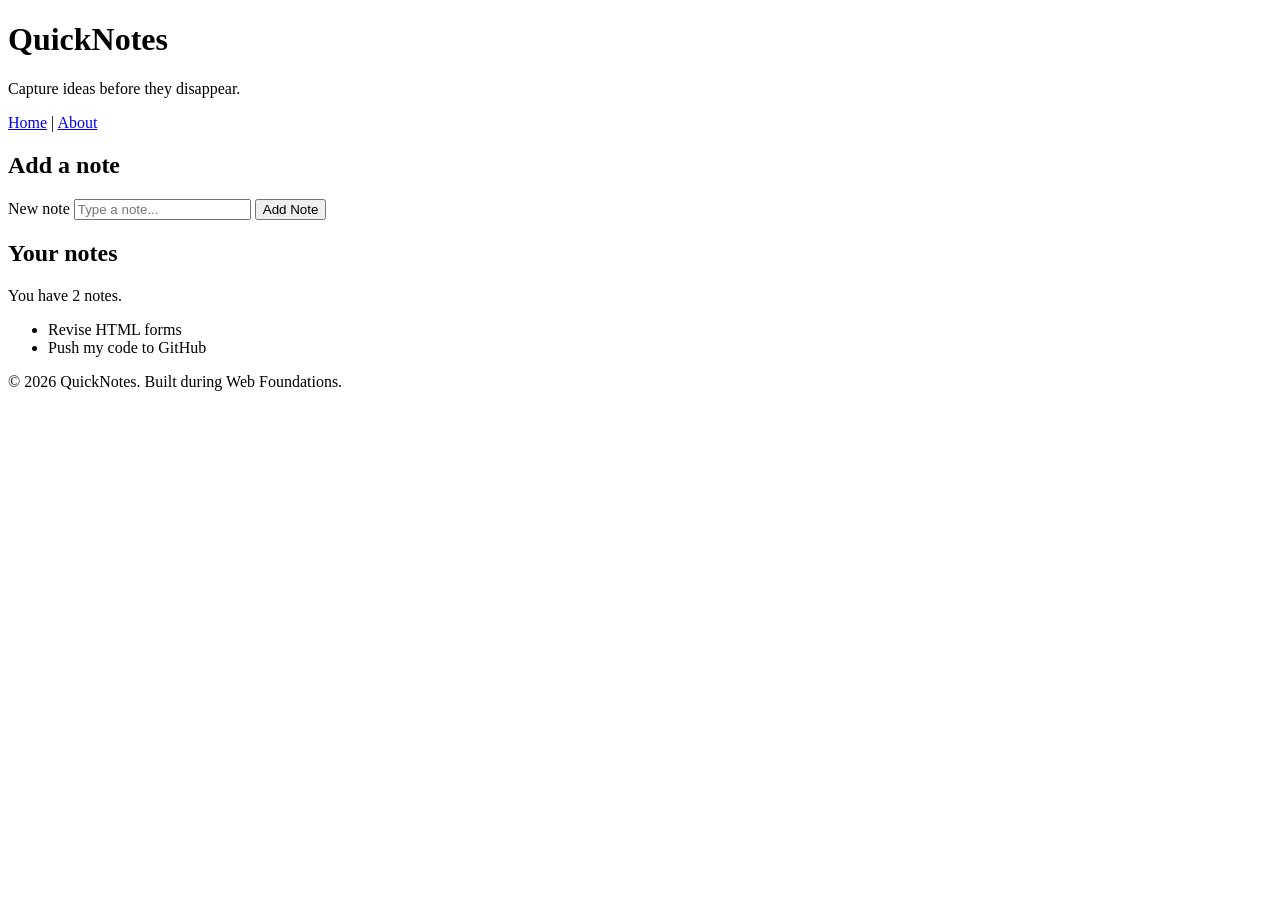
<file: day1/index.html>
<!DOCTYPE html>
<html lang="en">
  <head>
    <meta charset="UTF-8" />
    <meta name="viewport" content="width=device-width, initial-scale=1.0" />
    <title>QuickNotes</title>
  </head>
  <body>
    <header>
      <h1>QuickNotes</h1>
      <p>Capture ideas before they disappear.</p>
      <nav>
        <a href="index.html">Home</a> | 
        <a href="about.html">About</a>
      </nav>
    </header>

    <main>
      <section>
        <h2>Add a note</h2>
        <form id="note-form">
          <label for="note-input">New note</label>
          <input type="text" id="note-input" placeholder="Type a note..." />
          <button type="submit">Add Note</button>
        </form>
      </section>

      <section>
        <h2>Your notes</h2>
        <p id="note-count">You have 2 notes.</p>
        <ul id="notes-list">
          <li>Revise HTML forms</li>
          <li>Push my code to GitHub</li>
        </ul>
      </section>
    </main>

    <footer>
      <p>&copy; 2026 QuickNotes. Built during Web Foundations.</p>
    </footer>
  </body>
</html>
</file>
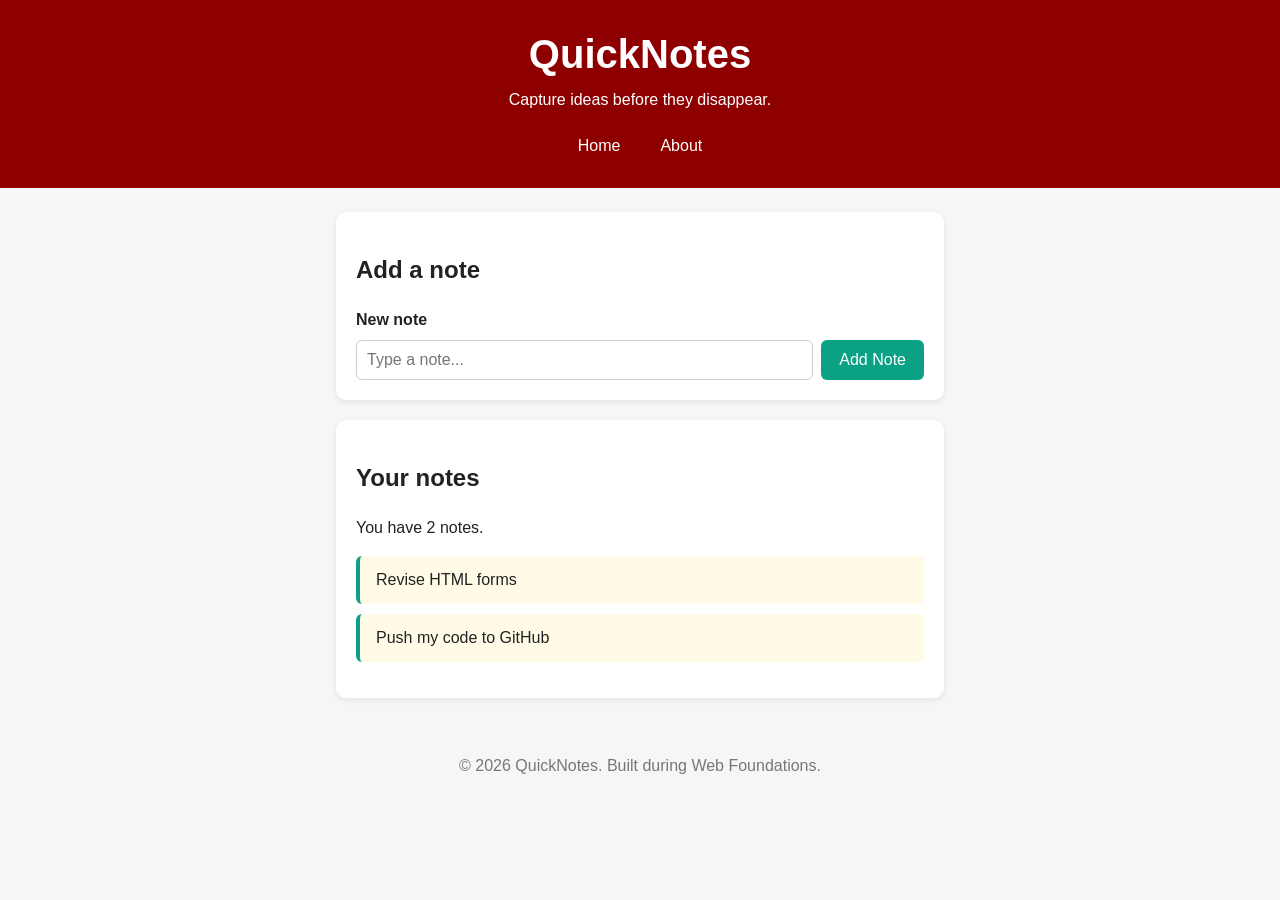
<file: day2/index.html>
<!DOCTYPE html>
<html lang="en">
  <head>
    <meta charset="UTF-8" />
    <meta name="viewport" content="width=device-width, initial-scale=1.0" />
    <title>QuickNotes</title>
    <link rel="stylesheet" href="style.css" />
  </head>
  <body>
    <header>
      <h1>QuickNotes</h1>
      <p>Capture ideas before they disappear.</p>
      <nav>
        <a href="index.html">Home</a> 
        <a href="about.html">About</a>
      </nav>
    </header>

    <main>
      <section>
        <h2>Add a note</h2>
        <form id="note-form">
          <label for="note-input">New note</label>
          <input type="text" id="note-input" placeholder="Type a note..." />
          <button type="submit">Add Note</button>
        </form>
      </section>

      <section>
        <h2>Your notes</h2>
        <p id="note-count">You have 2 notes.</p>
        <ul id="notes-list">
          <li>Revise HTML forms</li>
          <li>Push my code to GitHub</li>
        </ul>
      </section>
    </main>

    <footer>
      <p>&copy; 2026 QuickNotes. Built during Web Foundations.</p>
    </footer>
  </body>
</html>
</file>
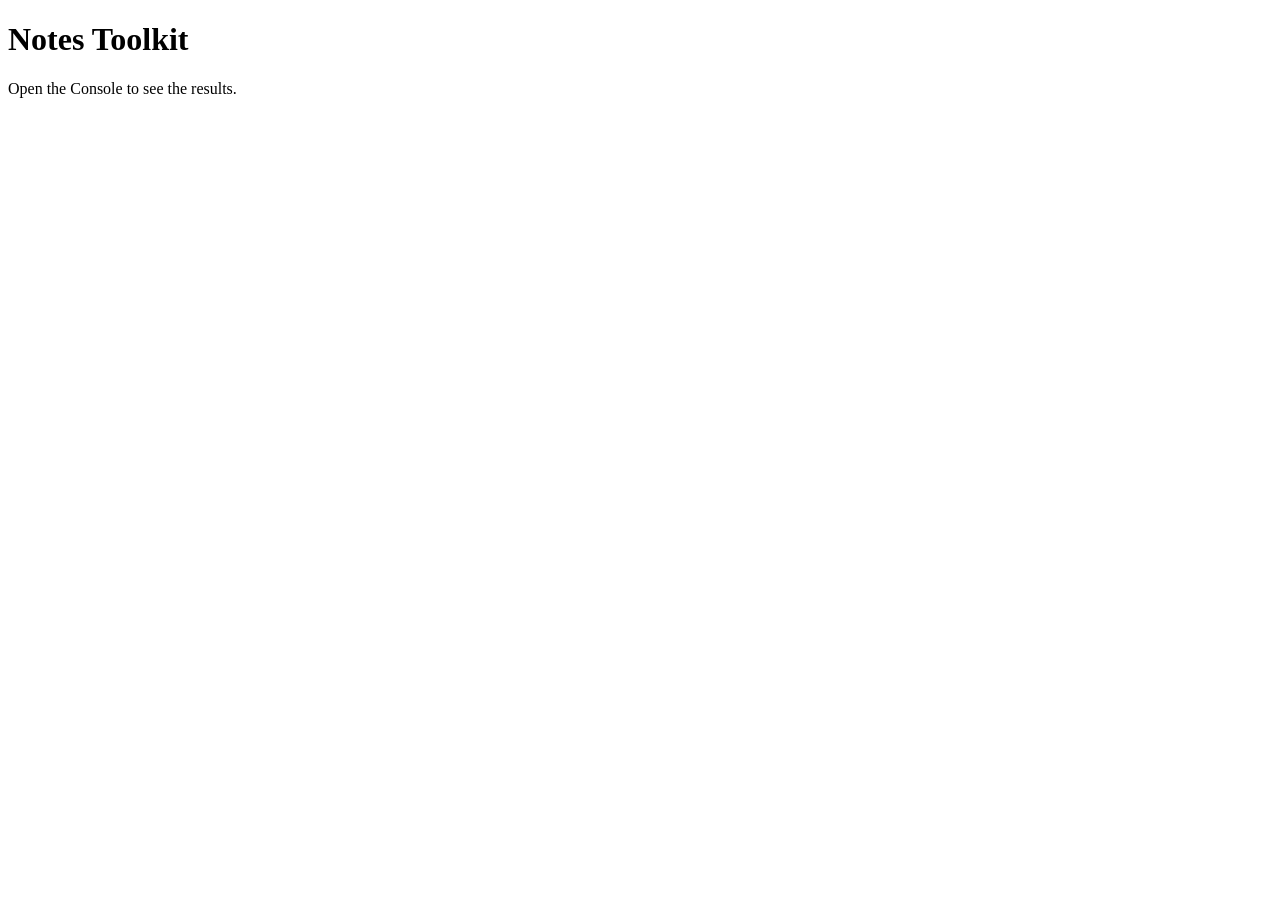
<file: day3/index.html>
<!DOCTYPE html>
<html lang="en">
  <head>
    <meta charset="UTF-8" />
    <meta name="viewport" content="width=device-width, initial-scale=1.0" />
    <title>Notes Toolkit</title>
    <script src="script.js" defer></script>
  </head>
  <body>
    <h1>Notes Toolkit</h1>
    <p>Open the Console to see the results.</p>
  </body>
</html>
</file>
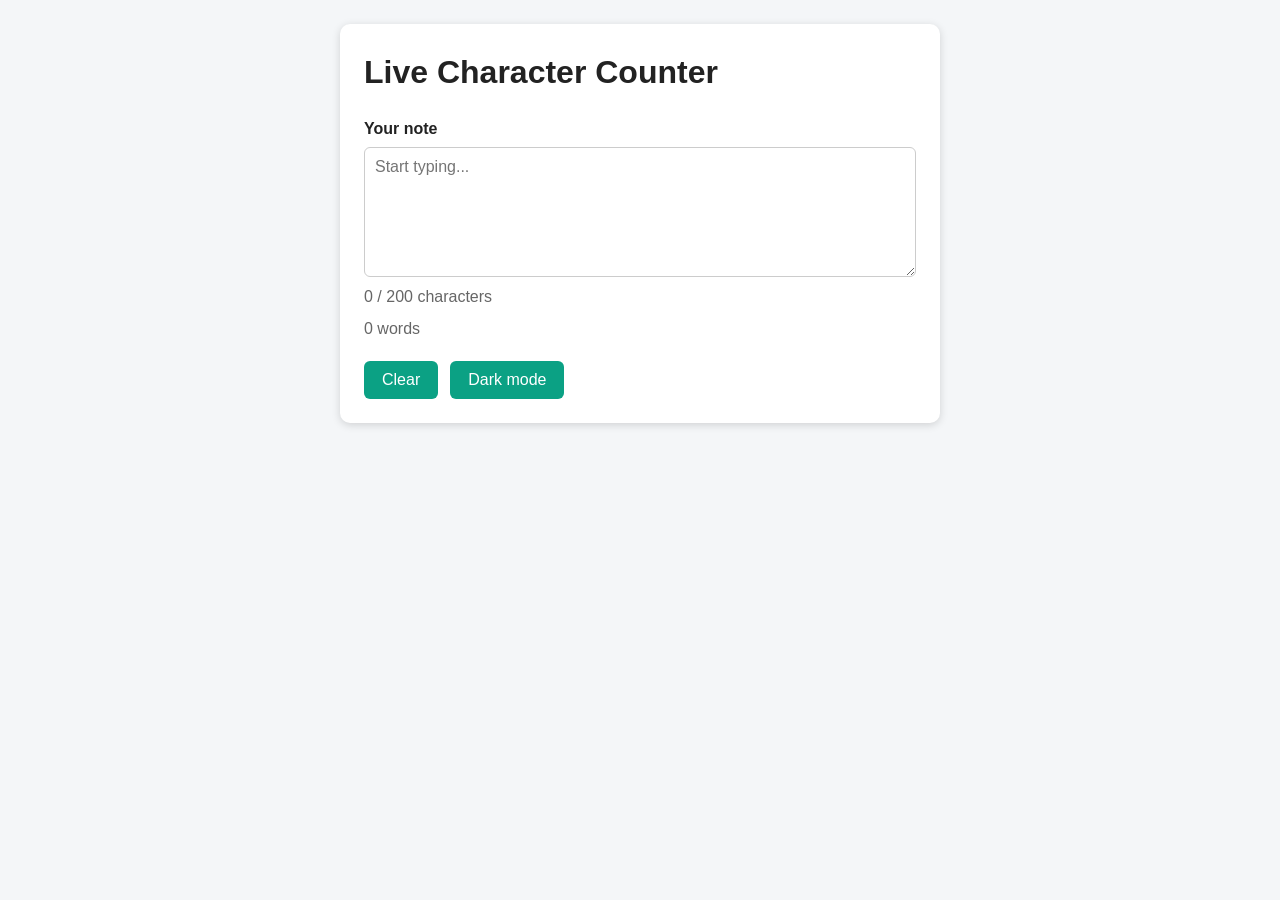
<file: day4/index.html>
<!DOCTYPE html>
<html lang="en">
  <head>
    <meta charset="UTF-8" />
    <meta name="viewport" content="width=device-width, initial-scale=1.0" />
    <title>Live Character Counter</title>
    <link rel="stylesheet" href="style.css" />
    <script src="script.js" defer></script>
  </head>
  <body>
    <main class="card">
      <h1>Live Character Counter</h1>

      <label for="note-text">Your note</label>
      <textarea id="note-text" rows="6" placeholder="Start typing..."></textarea>

      <p id="char-count">0 / 200 characters</p>
      <p id="word-count">0 words</p>

      <div class="actions">
        <button id="clear-btn" type="button">Clear</button>
        <button id="theme-toggle" type="button">Dark mode</button>
      </div>
    </main>
  </body>
</html>
</file>
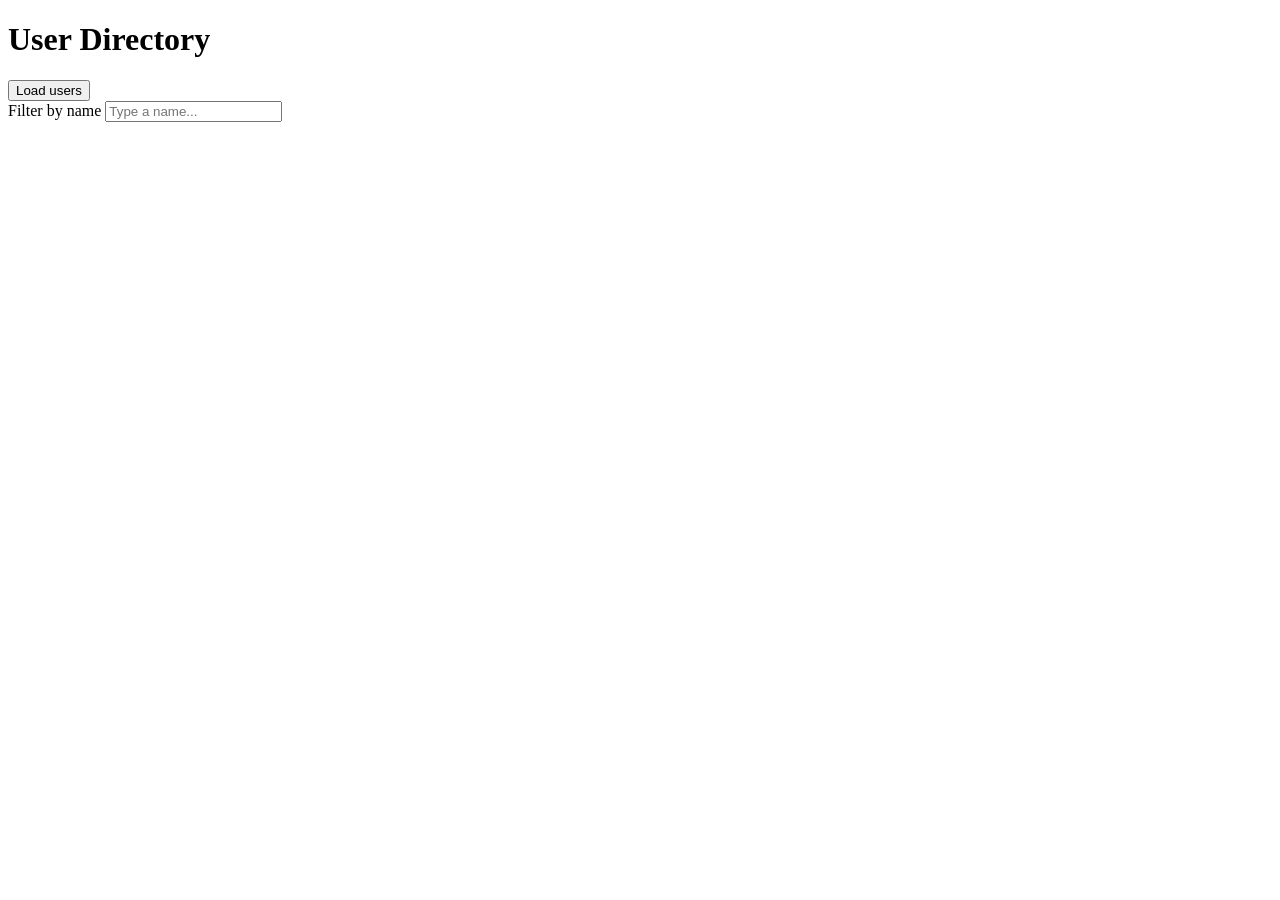
<file: day5/index.html>
<!DOCTYPE html>
<html lang="en">
  <head>
    <meta charset="UTF-8" />
    <meta name="viewport" content="width=device-width, initial-scale=1.0" />
    <title>User Directory</title>
    <script src="users.js" defer></script>
  </head>
  <body>
    <h1>User Directory</h1>

    <button id="load-users" type="button">Load users</button>

    <div>
      <label for="filter-input">Filter by name</label>
      <input type="text" id="filter-input" placeholder="Type a name..." />
    </div>

    <p id="status"></p>
    <ul id="users-list"></ul>
  </body>
</html>
</file>
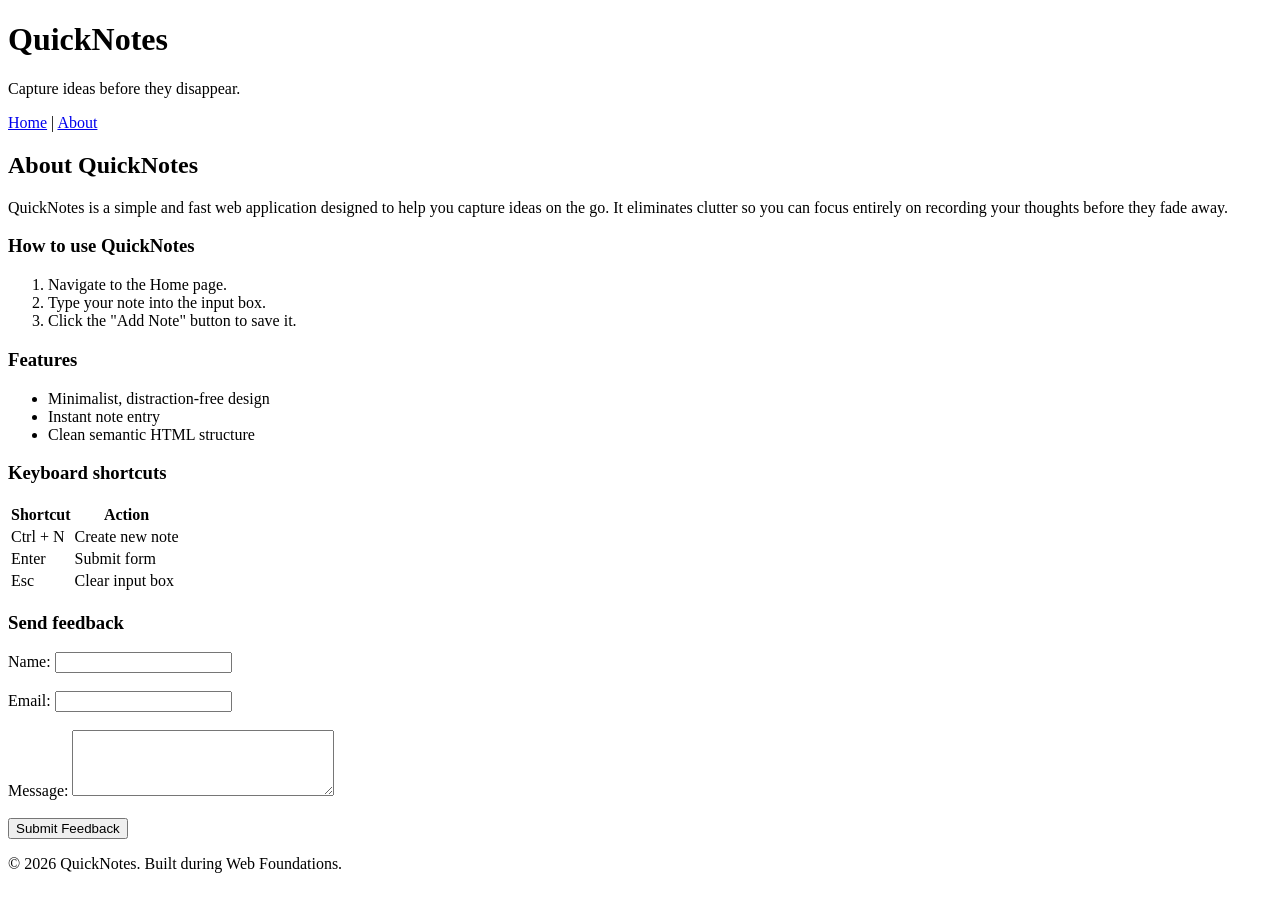
<file: day1/about.html>
<!DOCTYPE html>
<html lang="en">
  <head>
    <meta charset="UTF-8" />
    <meta name="viewport" content="width=device-width, initial-scale=1.0" />
    <title>About QuickNotes</title>
  </head>
  <body>
    <header>
      <h1>QuickNotes</h1>
      <p>Capture ideas before they disappear.</p>
      <nav>
        <a href="index.html">Home</a> | 
        <a href="about.html">About</a>
      </nav>
    </header>

    <main>
      <h2>About QuickNotes</h2>
      <p>QuickNotes is a simple and fast web application designed to help you capture ideas on the go. It eliminates clutter so you can focus entirely on recording your thoughts before they fade away.</p>

      <section>
        <h3>How to use QuickNotes</h3>
        <ol>
          <li>Navigate to the Home page.</li>
          <li>Type your note into the input box.</li>
          <li>Click the "Add Note" button to save it.</li>
        </ol>
      </section>

      <section>
        <h3>Features</h3>
        <ul>
          <li>Minimalist, distraction-free design</li>
          <li>Instant note entry</li>
          <li>Clean semantic HTML structure</li>
        </ul>
      </section>

      <section>
        <h3>Keyboard shortcuts</h3>
        <table>
          <thead>
            <tr>
              <th>Shortcut</th>
              <th>Action</th>
            </tr>
          </thead>
          <tbody>
            <tr>
              <td>Ctrl + N</td>
              <td>Create new note</td>
            </tr>
            <tr>
              <td>Enter</td>
              <td>Submit form</td>
            </tr>
            <tr>
              <td>Esc</td>
              <td>Clear input box</td>
            </tr>
          </tbody>
        </table>
      </section>

      <section>
        <h3>Send feedback</h3>
        <form>
          <div>
            <label for="feedback-name">Name:</label>
            <input type="text" id="feedback-name" name="name" required />
          </div>
          <br />
          <div>
            <label for="feedback-email">Email:</label>
            <input type="email" id="feedback-email" name="email" required />
          </div>
          <br />
          <div>
            <label for="feedback-message">Message:</label>
            <textarea id="feedback-message" name="message" rows="4" cols="30" required></textarea>
          </div>
          <br />
          <button type="submit">Submit Feedback</button>
        </form>
      </section>
    </main>

    <footer>
      <p>&copy; 2026 QuickNotes. Built during Web Foundations.</p>
    </footer>
  </body>
</html>
</file>
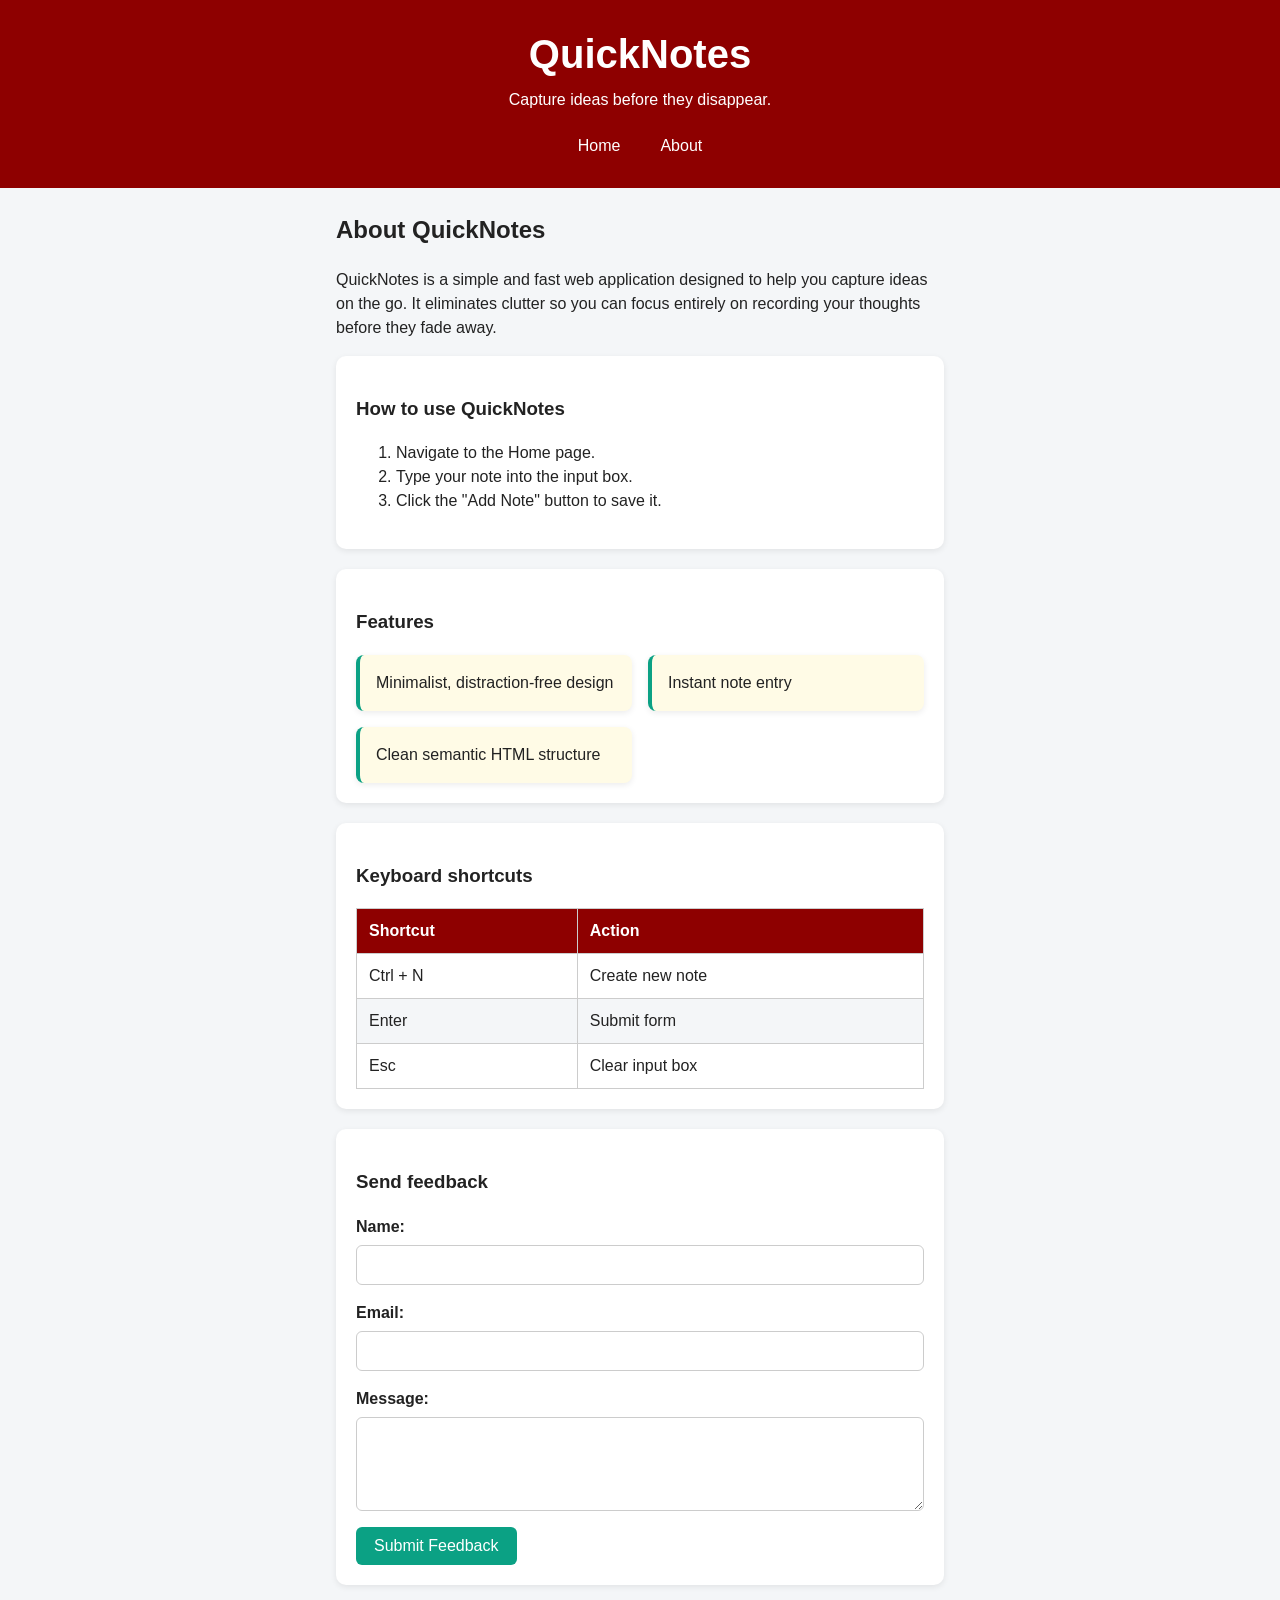
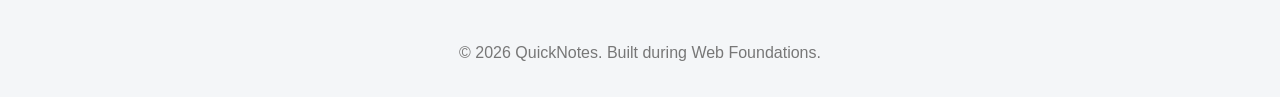
<file: day2/about.html>
<!DOCTYPE html>
<html lang="en">
  <head>
    <meta charset="UTF-8" />
    <meta name="viewport" content="width=device-width, initial-scale=1.0" />
    <title>About QuickNotes</title>
    <link rel="stylesheet" href="style.css" />
  </head>
  <body>
    <header>
      <h1>QuickNotes</h1>
      <p>Capture ideas before they disappear.</p>
      <nav>
        <a href="index.html">Home</a> 
        <a href="about.html">About</a>
      </nav>
    </header>

    <main>
      <h2>About QuickNotes</h2>
      <p>QuickNotes is a simple and fast web application designed to help you capture ideas on the go. It eliminates clutter so you can focus entirely on recording your thoughts before they fade away.</p>

      <section>
        <h3>How to use QuickNotes</h3>
        <ol>
          <li>Navigate to the Home page.</li>
          <li>Type your note into the input box.</li>
          <li>Click the "Add Note" button to save it.</li>
        </ol>
      </section>

      <section>
        <h3>Features</h3>
        <ul class="features">
          <li>Minimalist, distraction-free design</li>
          <li>Instant note entry</li>
          <li>Clean semantic HTML structure</li>
        </ul>
      </section>

      <section>
        <h3>Keyboard shortcuts</h3>
        <table>
          <thead>
            <tr>
              <th>Shortcut</th>
              <th>Action</th>
            </tr>
          </thead>
          <tbody>
            <tr>
              <td>Ctrl + N</td>
              <td>Create new note</td>
            </tr>
            <tr>
              <td>Enter</td>
              <td>Submit form</td>
            </tr>
            <tr>
              <td>Esc</td>
              <td>Clear input box</td>
            </tr>
          </tbody>
        </table>
      </section>

      <section>
        <h3>Send feedback</h3>
        <form>
          <div>
            <label for="feedback-name">Name:</label>
            <input type="text" id="feedback-name" name="name" required />
          </div>
          <br />
          <div>
            <label for="feedback-email">Email:</label>
            <input type="email" id="feedback-email" name="email" required />
          </div>
          <br />
          <div>
            <label for="feedback-message">Message:</label>
            <textarea id="feedback-message" name="message" rows="4" cols="30" required></textarea>
          </div>
          <br />
          <button type="submit">Submit Feedback</button>
        </form>
      </section>
    </main>

    <footer>
      <p>&copy; 2026 QuickNotes. Built during Web Foundations.</p>
    </footer>
  </body>
</html>
</file>
<file: day2/style.css>
/* 1. Reset */
*,
*::before,
*::after {
  box-sizing: border-box;
}

body {
  margin: 0;
  font-family: "Segoe UI", Arial, sans-serif;
  background-color: #f4f6f8;
  color: #222;
  line-height: 1.5;
}

/* 2. Header */
header {
  background-color: #8e0000;
  color: white;
  text-align: center;
  padding: 24px 16px;
}

header h1 {
  margin: 0;
  font-size: 2.5rem;
}

header p {
  margin: 4px 0 16px;
}

/* 3. Navigation (Flexbox) */
nav {
  display: flex;
  justify-content: center;
  gap: 16px;
}

nav a {
  color: white;
  text-decoration: none;
  padding: 6px 12px;
  border-radius: 6px;
  transition: background-color 0.3s ease, color 0.3s ease;
}

nav a:hover {
  background-color: white;
  color: #8e0000;
}

/* 4. Centred main and card sections */
main {
  max-width: 640px;
  margin: 24px auto;
  padding: 0 16px;
}

section {
  background: white;
  padding: 20px;
  border-radius: 10px;
  margin-bottom: 20px;
  box-shadow: 0 2px 6px rgba(0, 0, 0, 0.08);
}

/* 5. Features list as a responsive card grid */
.features {
  list-style: none;
  padding: 0;
  margin: 0;
  display: grid;
  grid-template-columns: repeat(auto-fit, minmax(180px, 1fr));
  gap: 16px;
}

.features li {
  background-color: #fffbe6;
  border-left: 4px solid #0ba184;
  padding: 16px;
  border-radius: 8px;
  box-shadow: 0 2px 6px rgba(0, 0, 0, 0.08);
}

/* 6. Shortcuts table */
table {
  width: 100%;
  border-collapse: collapse;
}

th,
td {
  border: 1px solid #ccc;
  padding: 10px 12px;
  text-align: left;
}

th {
  background-color: #8e0000;
  color: white;
}

tbody tr:nth-child(even) {
  background-color: #f4f6f8;
}

/* 7. Forms */
/* Home page note form: label on top, input + button in a row */
#note-form {
  display: flex;
  gap: 8px;
  flex-wrap: wrap;
}

#note-form label {
  width: 100%;
  font-weight: bold;
}

#note-input {
  flex: 1;
  padding: 10px;
  border: 1px solid #ccc;
  border-radius: 6px;
  font-size: 1rem;
}

/* Feedback form: fields stacked vertically at full width */
form:not(#note-form) br {
  display: none;
}

form:not(#note-form) div {
  margin-bottom: 16px;
}

form:not(#note-form) label {
  display: block;
  font-weight: bold;
  margin-bottom: 6px;
}

form:not(#note-form) input,
form:not(#note-form) textarea {
  display: block;
  width: 100%;
  padding: 10px;
  border: 1px solid #ccc;
  border-radius: 6px;
  font-size: 1rem;
  font-family: inherit;
}

form:not(#note-form) input:focus,
form:not(#note-form) textarea:focus {
  outline: 2px solid #0ba184;
  border-color: #0ba184;
}

/* 8. Buttons with transition */
button {
  background-color: #0ba184;
  color: white;
  border: none;
  padding: 10px 18px;
  border-radius: 6px;
  font-size: 1rem;
  cursor: pointer;
  transition: background-color 0.3s ease, transform 0.2s ease;
}

button:hover {
  background-color: #088a70;
  transform: translateY(-2px);
}

/* 9. Notes list */
#notes-list {
  list-style: none;
  padding: 0;
}

#notes-list li {
  background-color: #fffbe6;
  border-left: 4px solid #0ba184;
  padding: 12px 16px;
  margin-bottom: 10px;
  border-radius: 6px;
}

/* 10. Footer */
footer {
  text-align: center;
  color: #777;
  padding: 16px;
}

/* 11. Phones */
@media (max-width: 600px) {
  header {
    padding: 14px 12px;
  }

  header h1 {
    font-size: 1.6rem;
  }

  #note-form {
    flex-direction: column;
  }

  th,
  td {
    padding: 8px;
    font-size: 0.9rem;
  }
}
</file>
<file: day4/style.css>
*,
*::before,
*::after {
  box-sizing: border-box;
}

/* Light theme: all colours live in variables */
:root {
  --bg: #f4f6f8;
  --card-bg: #ffffff;
  --text: #222222;
  --muted: #666666;
  --border: #cccccc;
  --accent: #0ba184;
  --accent-hover: #088a70;
  --button-text: #ffffff;
}

/* Dark theme: only redefine the variables */
body.dark {
  --bg: #121417;
  --card-bg: #1e2227;
  --text: #e8eaed;
  --muted: #a0a6ad;
  --border: #3a4048;
  --accent: #14b896;
  --accent-hover: #3fd0b1;
  --button-text: #0b1210;
}

body {
  margin: 0;
  min-height: 100vh;
  display: flex;
  justify-content: center;
  align-items: flex-start;
  padding: 24px 16px;
  font-family: "Segoe UI", Arial, sans-serif;
  background-color: var(--bg);
  color: var(--text);
  line-height: 1.5;
  transition: background-color 0.3s ease, color 0.3s ease;
}

.card {
  width: 100%;
  max-width: 600px;
  background-color: var(--card-bg);
  padding: 24px;
  border-radius: 10px;
  box-shadow: 0 2px 8px rgba(0, 0, 0, 0.15);
  transition: background-color 0.3s ease;
}

h1 {
  margin-top: 0;
}

label {
  display: block;
  font-weight: bold;
  margin-bottom: 6px;
}

textarea {
  display: block;
  width: 100%;
  padding: 10px;
  font-size: 1rem;
  font-family: inherit;
  color: var(--text);
  background-color: var(--card-bg);
  border: 1px solid var(--border);
  border-radius: 6px;
  resize: vertical;
}

textarea:focus {
  outline: 2px solid var(--accent);
  border-color: var(--accent);
}

#char-count,
#word-count {
  margin: 8px 0 0;
  color: var(--muted);
}

/* Counter states (these come after the base rule so they win) */
.warning {
  color: orange;
}

.over {
  color: red;
  font-weight: bold;
}

.actions {
  display: flex;
  gap: 12px;
  margin-top: 20px;
}

button {
  background-color: var(--accent);
  color: var(--button-text);
  border: none;
  padding: 10px 18px;
  border-radius: 6px;
  font-size: 1rem;
  cursor: pointer;
  transition: background-color 0.3s ease, transform 0.2s ease;
}

button:hover {
  background-color: var(--accent-hover);
  transform: translateY(-2px);
}
</file>
